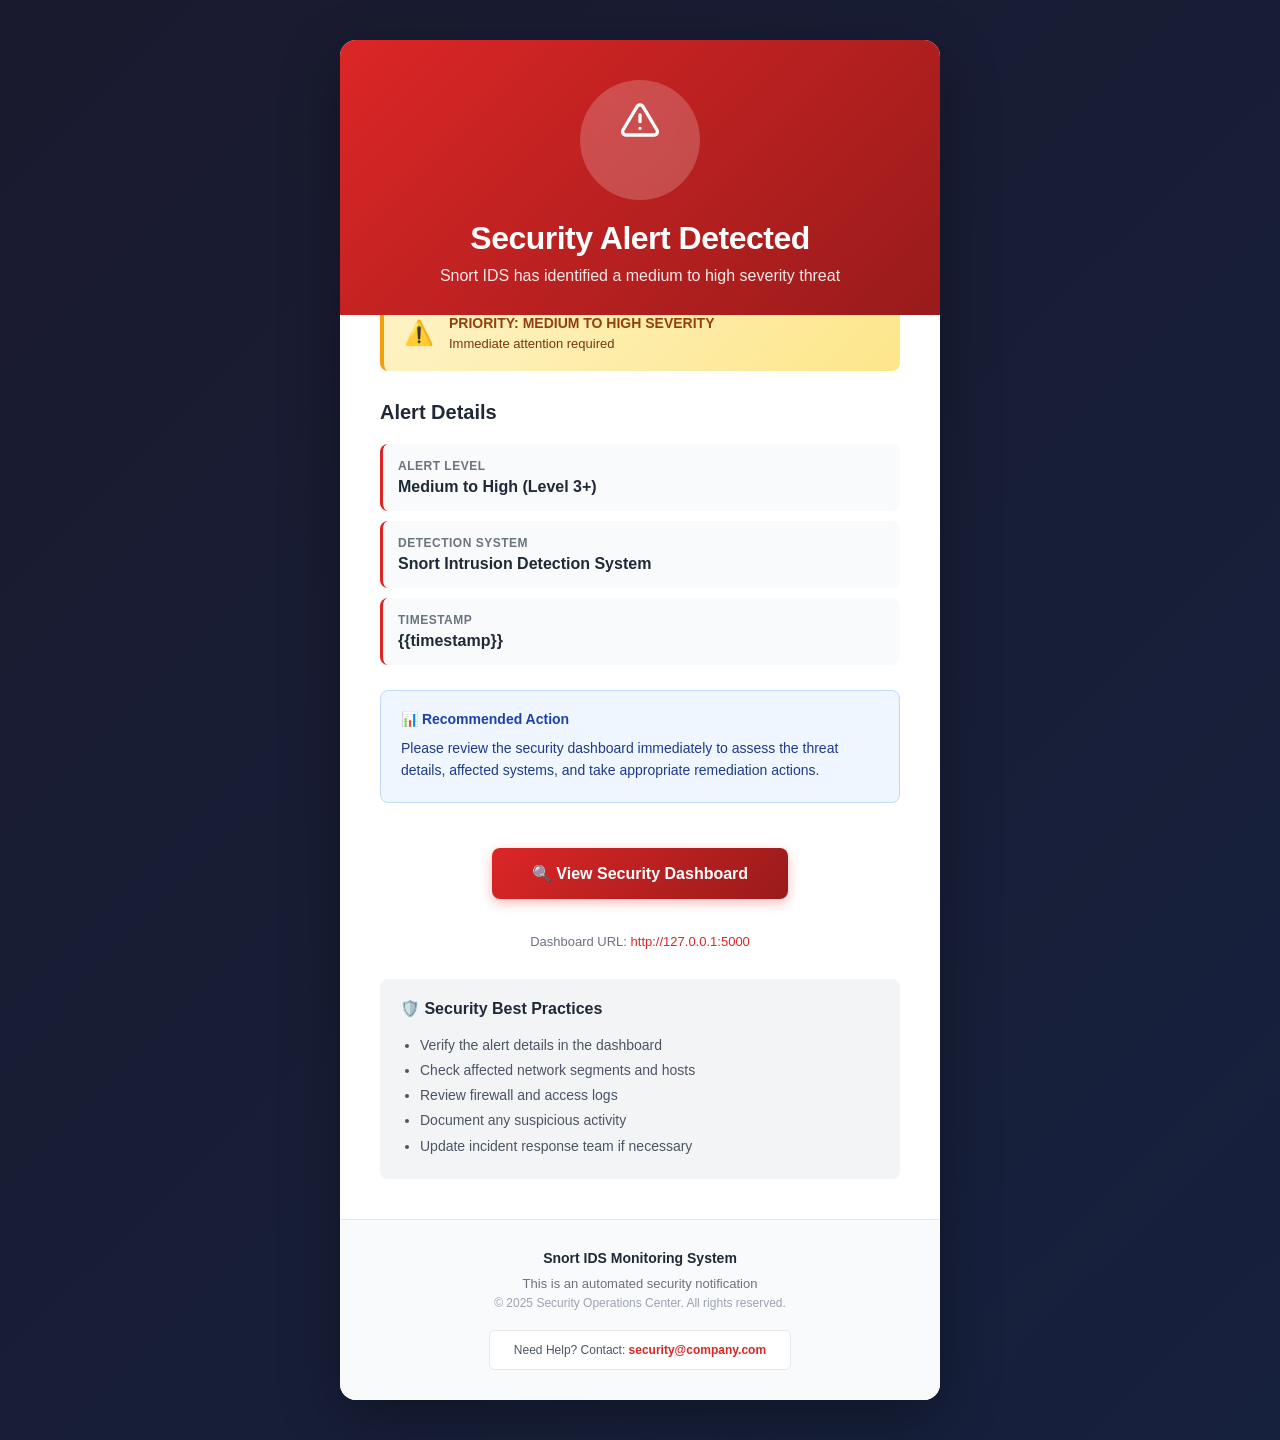
<file: snort_monitor/templates/alert_email.html>
<!DOCTYPE html>
<html lang="en">
<head>
    <meta charset="UTF-8">
    <meta name="viewport" content="width=device-width, initial-scale=1.0">
    <title>Security Alert - Snort IDS</title>
</head>
<body style="margin: 0; padding: 0; font-family: 'Segoe UI', Tahoma, Geneva, Verdana, sans-serif; background: linear-gradient(135deg, #1a1a2e 0%, #16213e 100%);">
    <table role="presentation" cellpadding="0" cellspacing="0" border="0" width="100%" style="background: linear-gradient(135deg, #1a1a2e 0%, #16213e 100%); padding: 40px 20px;">
        <tr>
            <td align="center">
                <!-- Main Container -->
                <table role="presentation" cellpadding="0" cellspacing="0" border="0" width="600" style="background: #ffffff; border-radius: 16px; overflow: hidden; box-shadow: 0 20px 60px rgba(0, 0, 0, 0.3);">
                    
                    <!-- Alert Header with Pulse Animation -->
                    <tr>
                        <td style="background: linear-gradient(135deg, #dc2626 0%, #991b1b 100%); padding: 40px 40px 30px; text-align: center; position: relative;">
                            <div style="display: inline-block; width: 80px; height: 80px; background: rgba(255, 255, 255, 0.2); border-radius: 50%; margin-bottom: 20px; padding: 20px; backdrop-filter: blur(10px);">
                                <svg width="40" height="40" viewBox="0 0 24 24" fill="none" xmlns="http://www.w3.org/2000/svg">
                                    <path d="M12 9V13M12 17H12.01M10.29 3.86L1.82 18C1.64537 18.3024 1.55299 18.6453 1.55201 18.9945C1.55103 19.3437 1.64149 19.6871 1.81442 19.9905C1.98735 20.2939 2.23672 20.5467 2.53771 20.7239C2.83869 20.9011 3.18079 20.9962 3.53 21H20.47C20.8192 20.9962 21.1613 20.9011 21.4623 20.7239C21.7633 20.5467 22.0126 20.2939 22.1856 19.9905C22.3585 19.6871 22.449 19.3437 22.448 18.9945C22.447 18.6453 22.3546 18.3024 22.18 18L13.71 3.86C13.5317 3.56611 13.2807 3.32312 12.9812 3.15448C12.6817 2.98585 12.3437 2.89725 12 2.89725C11.6563 2.89725 11.3183 2.98585 11.0188 3.15448C10.7193 3.32312 10.4683 3.56611 10.29 3.86Z" stroke="white" stroke-width="2" stroke-linecap="round" stroke-linejoin="round"/>
                                </svg>
                            </div>
                            <h1 style="margin: 0; color: #ffffff; font-size: 32px; font-weight: 700; letter-spacing: -0.5px;">Security Alert Detected</h1>
                            <p style="margin: 10px 0 0; color: rgba(255, 255, 255, 0.9); font-size: 16px;">Snort IDS has identified a medium to high severity threat</p>
                        </td>
                    </tr>

                    <!-- Alert Badge -->
                    <tr>
                        <td style="padding: 0 40px;">
                            <div style="background: linear-gradient(135deg, #fef3c7 0%, #fde68a 100%); border-left: 4px solid #f59e0b; padding: 20px; margin: -20px 0 30px; border-radius: 8px;">
                                <table role="presentation" cellpadding="0" cellspacing="0" border="0" width="100%">
                                    <tr>
                                        <td style="vertical-align: middle; width: 30px;">
                                            <span style="font-size: 24px;">⚠️</span>
                                        </td>
                                        <td style="vertical-align: middle; padding-left: 15px;">
                                            <p style="margin: 0; color: #92400e; font-weight: 600; font-size: 14px;">PRIORITY: MEDIUM TO HIGH SEVERITY</p>
                                            <p style="margin: 5px 0 0; color: #78350f; font-size: 13px;">Immediate attention required</p>
                                        </td>
                                    </tr>
                                </table>
                            </div>
                        </td>
                    </tr>

                    <!-- Alert Details -->
                    <tr>
                        <td style="padding: 0 40px 30px;">
                            <h2 style="margin: 0 0 20px; color: #1f2937; font-size: 20px; font-weight: 600;">Alert Details</h2>
                            
                            <!-- Info Grid -->
                            <table role="presentation" cellpadding="0" cellspacing="0" border="0" width="100%" style="margin-bottom: 25px;">
                                <tr>
                                    <td style="padding: 15px; background: #f9fafb; border-radius: 8px; border-left: 3px solid #dc2626;">
                                        <p style="margin: 0 0 5px; color: #6b7280; font-size: 12px; text-transform: uppercase; letter-spacing: 0.5px; font-weight: 600;">Alert Level</p>
                                        <p style="margin: 0; color: #1f2937; font-size: 16px; font-weight: 600;">Medium to High (Level 3+)</p>
                                    </td>
                                </tr>
                                <tr><td style="height: 10px;"></td></tr>
                                <tr>
                                    <td style="padding: 15px; background: #f9fafb; border-radius: 8px; border-left: 3px solid #dc2626;">
                                        <p style="margin: 0 0 5px; color: #6b7280; font-size: 12px; text-transform: uppercase; letter-spacing: 0.5px; font-weight: 600;">Detection System</p>
                                        <p style="margin: 0; color: #1f2937; font-size: 16px; font-weight: 600;">Snort Intrusion Detection System</p>
                                    </td>
                                </tr>
                                <tr><td style="height: 10px;"></td></tr>
                                <tr>
                                    <td style="padding: 15px; background: #f9fafb; border-radius: 8px; border-left: 3px solid #dc2626;">
                                        <p style="margin: 0 0 5px; color: #6b7280; font-size: 12px; text-transform: uppercase; letter-spacing: 0.5px; font-weight: 600;">Timestamp</p>
                                        <p style="margin: 0; color: #1f2937; font-size: 16px; font-weight: 600;">{{timestamp}}</p>
                                    </td>
                                </tr>
                            </table>

                            <!-- Message Box -->
                            <div style="background: #eff6ff; border: 1px solid #bfdbfe; border-radius: 8px; padding: 20px; margin-bottom: 25px;">
                                <p style="margin: 0 0 10px; color: #1e40af; font-weight: 600; font-size: 14px;">📊 Recommended Action</p>
                                <p style="margin: 0; color: #1e3a8a; font-size: 14px; line-height: 1.6;">Please review the security dashboard immediately to assess the threat details, affected systems, and take appropriate remediation actions.</p>
                            </div>

                            <!-- CTA Button -->
                            <table role="presentation" cellpadding="0" cellspacing="0" border="0" width="100%">
                                <tr>
                                    <td align="center" style="padding: 20px 0;">
                                        <a href="http://127.0.0.1:5000" style="display: inline-block; background: linear-gradient(135deg, #dc2626 0%, #991b1b 100%); color: #ffffff; text-decoration: none; padding: 16px 40px; border-radius: 8px; font-weight: 600; font-size: 16px; box-shadow: 0 4px 12px rgba(220, 38, 38, 0.3); transition: transform 0.2s;">
                                            🔍 View Security Dashboard
                                        </a>
                                    </td>
                                </tr>
                            </table>

                            <p style="margin: 15px 0 0; text-align: center; color: #6b7280; font-size: 13px;">
                                Dashboard URL: <a href="http://127.0.0.1:5000" style="color: #dc2626; text-decoration: none; font-weight: 500;">http://127.0.0.1:5000</a>
                            </p>
                        </td>
                    </tr>

                    <!-- Security Tips -->
                    <tr>
                        <td style="padding: 0 40px 40px;">
                            <div style="background: #f3f4f6; border-radius: 8px; padding: 20px;">
                                <h3 style="margin: 0 0 15px; color: #1f2937; font-size: 16px; font-weight: 600;">🛡️ Security Best Practices</h3>
                                <ul style="margin: 0; padding-left: 20px; color: #4b5563; font-size: 14px; line-height: 1.8;">
                                    <li>Verify the alert details in the dashboard</li>
                                    <li>Check affected network segments and hosts</li>
                                    <li>Review firewall and access logs</li>
                                    <li>Document any suspicious activity</li>
                                    <li>Update incident response team if necessary</li>
                                </ul>
                            </div>
                        </td>
                    </tr>

                    <!-- Footer -->
                    <tr>
                        <td style="background: #f9fafb; padding: 30px 40px; border-top: 1px solid #e5e7eb;">
                            <table role="presentation" cellpadding="0" cellspacing="0" border="0" width="100%">
                                <tr>
                                    <td style="text-align: center;">
                                        <p style="margin: 0 0 10px; color: #1f2937; font-size: 14px; font-weight: 600;">Snort IDS Monitoring System</p>
                                        <p style="margin: 0 0 5px; color: #6b7280; font-size: 13px;">This is an automated security notification</p>
                                        <p style="margin: 0; color: #9ca3af; font-size: 12px;">© 2025 Security Operations Center. All rights reserved.</p>
                                    </td>
                                </tr>
                                <tr>
                                    <td style="text-align: center; padding-top: 20px;">
                                        <div style="display: inline-block; background: #ffffff; padding: 12px 24px; border-radius: 6px; border: 1px solid #e5e7eb;">
                                            <p style="margin: 0; color: #4b5563; font-size: 12px;">Need Help? Contact: <a href="mailto:security@company.com" style="color: #dc2626; text-decoration: none; font-weight: 600;">security@company.com</a></p>
                                        </div>
                                    </td>
                                </tr>
                            </table>
                        </td>
                    </tr>

                </table>
            </td>
        </tr>
    </table>
</body>
</html>
</file>
